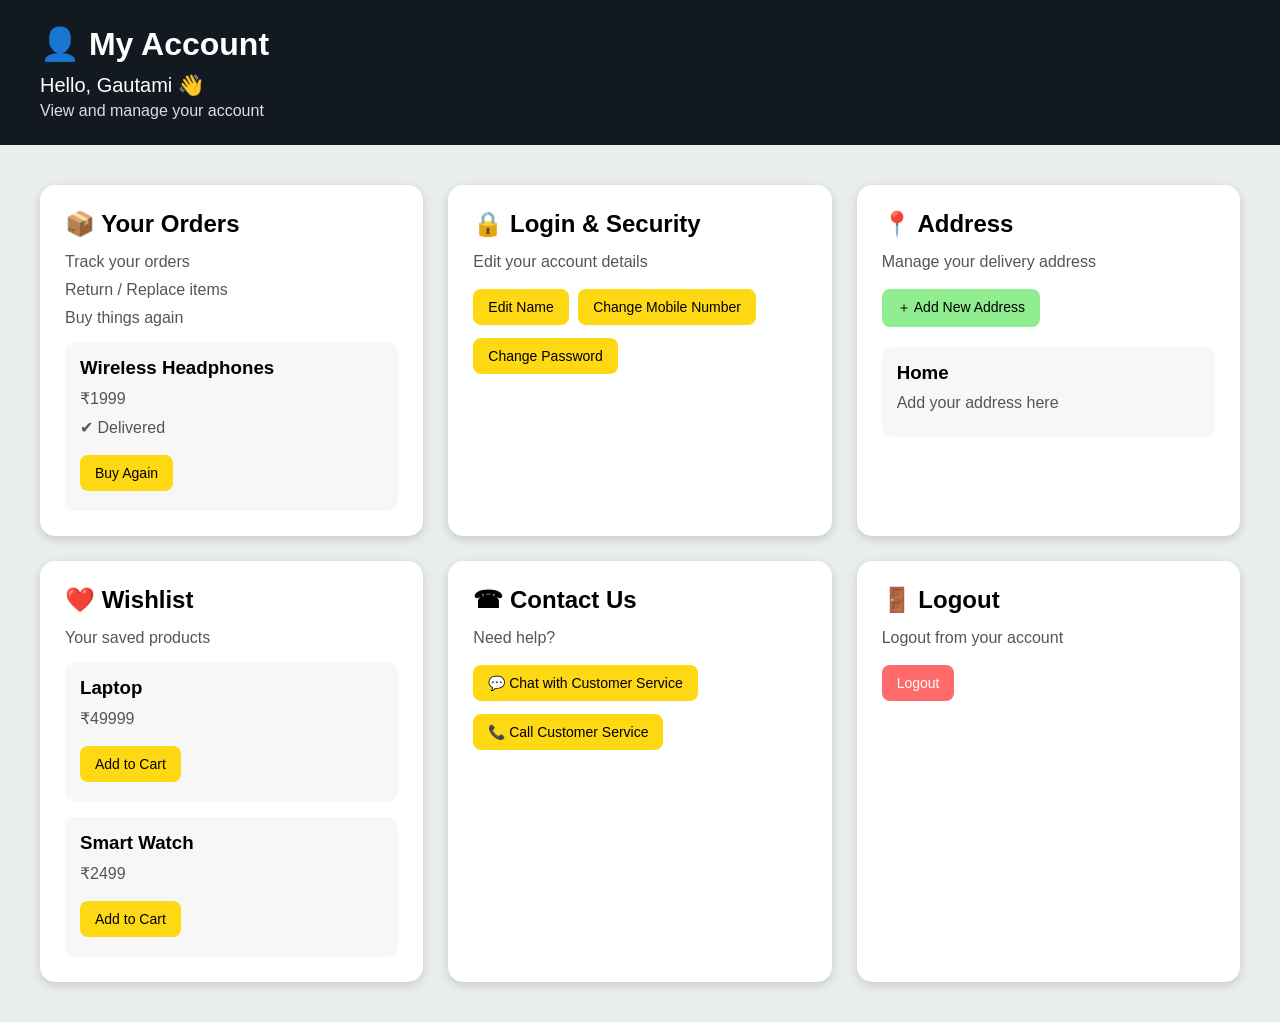
<file: account.html>
<!DOCTYPE html>
<html lang="en">

<head>
    <meta charset="UTF-8">
    <meta name="viewport" content="width=device-width, initial-scale=1.0">

    <title>My Account</title>

    <link rel="stylesheet" href="account.css">
</head>


<body>


<header>
    <h1>👤 My Account</h1>
    <p>Hello, Gautami 👋</p>
    <span>View and manage your account</span>
</header>



<main class="account-container">


    <!-- Orders -->
    <div class="account-box">

        <h2>📦 Your Orders</h2>

        <p>Track your orders</p>
        <p>Return / Replace items</p>
        <p>Buy things again</p>

        <div class="order-item">

            <h3>Wireless Headphones</h3>
            <p>₹1999</p>
            <p>✔ Delivered</p>

            <button>Buy Again</button>

        </div>

    </div>



    <!-- Login Security -->
    <div class="account-box">

        <h2>🔒 Login & Security</h2>

        <p>Edit your account details</p>

        <button>Edit Name</button>
        <button>Change Mobile Number</button>
        <button>Change Password</button>

    </div>




    <!-- Address -->

    <div class="account-box">

        <h2>📍 Address</h2>

        <p>Manage your delivery address</p>

        <button class="add-btn">
            ＋ Add New Address
        </button>


        <div class="address">

            <h3>Home</h3>
            <p>Add your address here</p>

        </div>


    </div>





    <!-- Wishlist -->

    <div class="account-box">

        <h2>❤️ Wishlist</h2>

        <p>Your saved products</p>


        <div class="wishlist-item">

            <h3>Laptop</h3>
            <p>₹49999</p>

            <button>
                Add to Cart
            </button>

        </div>


        <div class="wishlist-item">

            <h3>Smart Watch</h3>
            <p>₹2499</p>

            <button>
                Add to Cart
            </button>

        </div>


    </div>






    <!-- Contact -->

    <div class="account-box">

        <h2>☎ Contact Us</h2>

        <p>Need help?</p>

        <button>
            💬 Chat with Customer Service
        </button>

        <button>
            📞 Call Customer Service
        </button>


    </div>





    <!-- Logout -->

    <div class="account-box logout">

        <h2>🚪 Logout</h2>

        <p>Logout from your account</p>

        <button>
            Logout
        </button>


    </div>



</main>
<script src="account.js"></script>

</body>

</html>
</file>
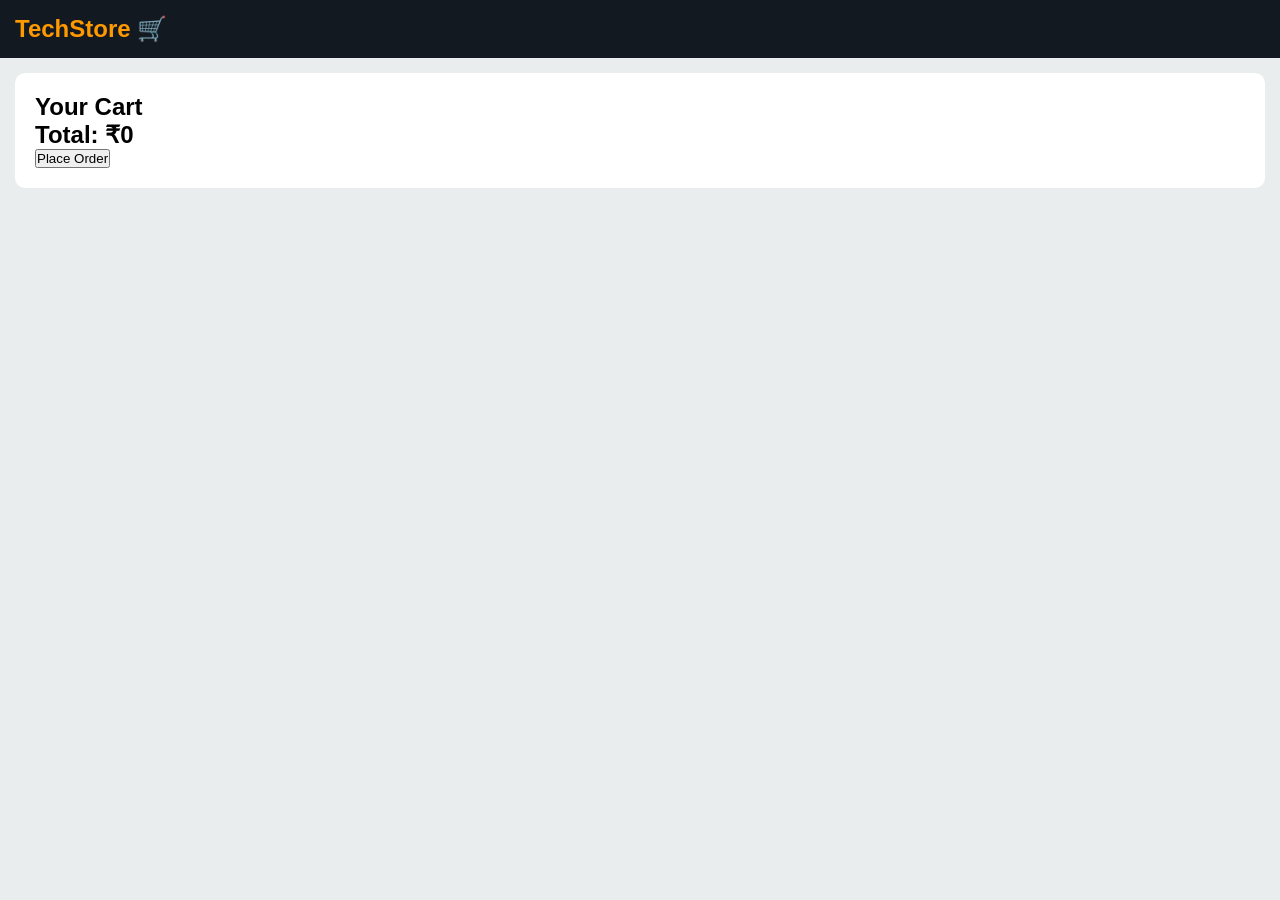
<file: cart.html>
<!DOCTYPE html>
<html>

<head>

<title>Your Cart - TechStore</title>

<link rel="stylesheet" href="style.css">

</head>


<body>


<header>

<h2 class="logo">
TechStore 🛒
</h2>

</header>



<section id="cart-section">


<h2>Your Cart</h2>


<div id="cart-container">


</div>


<h2 id="total"></h2>


<button>
Place Order
</button>


</section>



<script src="cart.js"></script>


</body>

</html>
</file>
<file: account.css>
*{
    margin:0;
    padding:0;
    box-sizing:border-box;
}


body{
    font-family:Arial, sans-serif;
    background:#eaeded;
}



/* Header */

header{

    background:#131921;
    color:white;
    padding:25px 40px;
}


header h1{

    font-size:32px;
    margin-bottom:10px;

}


header p{

    font-size:20px;
    margin-bottom:5px;

}


header span{

    color:#ddd;

}





/* Account Boxes */

.account-container{

    display:grid;
    grid-template-columns:repeat(3,1fr);
    gap:25px;
    padding:40px;

}




.account-box{

    background:white;
    border-radius:15px;
    padding:25px;

    box-shadow:0 3px 10px rgba(0,0,0,0.15);

    min-height:230px;

    transition:0.3s;

}




.account-box:hover{

    transform:translateY(-5px);

}





.account-box h2{

    font-size:24px;
    margin-bottom:15px;

}





.account-box p{

    color:#555;
    margin:10px 0;

}





/* Buttons */


button{

    background:#ffd814;
    border:none;

    padding:10px 15px;

    border-radius:8px;

    margin:8px 5px 5px 0;

    cursor:pointer;

    font-size:14px;

}


button:hover{

    background:#f7ca00;

}





/* Product boxes inside */


.order-item,
.wishlist-item,
.address{

    background:#f7f7f7;

    padding:15px;

    margin-top:15px;

    border-radius:10px;

}



.order-item h3,
.wishlist-item h3,
.address h3{

    margin-bottom:8px;

}





.add-btn{

    background:#90ee90;

}





.logout button{

    background:#ff6b6b;

    color:white;

}




/* Mobile */


@media(max-width:900px){


.account-container{

    grid-template-columns:1fr;

}


}
</file>
<file: style.css>
/* Reset */
*{
    margin:0;
    padding:0;
    box-sizing:border-box;
}


body{
    font-family:Arial, sans-serif;
    background:#eaeded;
    padding-bottom:70px;
}


/* HEADER */

header{
    background:#131921;
    color:white;
    padding:15px;
}


.top-header{
    display:flex;
    justify-content:space-between;
    align-items:center;
}


.logo{
    color:#ff9900;
    font-size:24px;
}


.icons span{
    margin-left:15px;
}



/* SEARCH */

.search{
    display:flex;
    margin-top:15px;
}


.search input{
    width:90%;
    padding:12px;
    border:none;
    border-radius:5px 0 0 5px;
    font-size:16px;
}


.search button{
    background:#ff9900;
    border:none;
    padding:12px 18px;
    border-radius:0 5px 5px 0;
}



/* LOCATION */

.location{
    background:#232f3e;
    color:white;
    padding:12px;
}



/* CATEGORIES */

.categories{
    background:white;
    display:flex;
    overflow-x:auto;
    padding:15px;
    gap:20px;
}


.categories div{
    min-width:70px;
    text-align:center;
}



/* BANNER */

.banner{
    background:#ff9900;
    margin:15px;
    padding:25px;
    border-radius:10px;
    text-align:center;
}


.banner h2{
    color:#131921;
}



/* PRODUCTS */

.products{
    padding:15px;
}


.products h2{
    margin-bottom:15px;
}


/* SIDE BY SIDE FIX */

.product-container{

    display:flex;
    flex-direction:row;
    flex-wrap:wrap;
    gap:25px;
    justify-content:flex-start;
    width:100%;

}


.product-card{

    background:#232f3e;
    color:white;
    width:250px;
    padding:15px;
    border-radius:10px;
    box-shadow:0 4px 10px rgba(0,0,0,0.3);

}



.product-card img{

    width:100%;
    height:200px;
    object-fit:cover;
    border-radius:8px;

}



.product-card h3{

    margin:10px 0;
    color:#ff9900;

}



.product-card p{

    color:#ddd;

}



.product-card button{

    width:100%;
    margin-top:15px;
    padding:12px;
    border:none;
    background:#ff9900;
    border-radius:20px;
    font-weight:bold;

}



.product-card button:hover{

    background:#e68a00;

}



/* CART */

#cart-section{

    background:white;
    margin:15px;
    padding:20px;
    border-radius:10px;

}


#cart-items li{

    padding:10px;
    border-bottom:1px solid #ddd;

}



/* ACCOUNT */

.account-header{

background:#131921;
color:white;
padding:18px;

}



.profile-card{

margin:20px;
background:#232f3e;
color:white;
padding:25px;
border-radius:15px;
display:flex;
align-items:center;
gap:20px;

}


.avatar{

font-size:45px;
background:#ff9900;
padding:15px;
border-radius:50%;

}



.card{

background:white;
margin:20px;
padding:20px;
border-radius:15px;

}



.card-title{

display:flex;
justify-content:space-between;
align-items:center;

}



.card-title button{

background:#ff9900;
border:none;
padding:8px 15px;
border-radius:20px;

}



.order{

display:flex;
gap:20px;
margin-top:20px;

}



.order img{

width:100px;
height:100px;
object-fit:cover;
border-radius:10px;

}



.green{

color:green;
font-weight:bold;

}



/* MINI PRODUCTS */

.mini-product{

background:#f5f5f5;
padding:10px;
border-radius:10px;
width:150px;

}



.mini-product img{

width:100%;
height:100px;
object-fit:cover;

}



/* SETTINGS */

.setting{

padding:15px;
border-bottom:1px solid #ddd;

}



/* FOOTER */

footer{

position:fixed;
bottom:0;
left:0;
width:100%;
background:#131921;
color:white;
display:flex;
justify-content:space-around;
padding:10px;

}


footer div{

text-align:center;

}



/* MOBILE */

@media(max-width:600px){


.top-header{

    flex-direction:column;
    gap:10px;

}



.product-container{

    flex-direction:column;
    align-items:center;

}



.product-card{

    width:90%;

}



.search input{

    width:80%;

}



.cart-item{

    display:flex;
    background:white;
    padding:15px;
    margin:15px;
    border-radius:10px;
    gap:20px;

}



.cart-item img{

    width:120px;
    height:120px;
    object-fit:cover;

}



.cart-item button{

    background:#ff9900;
    border:none;
    padding:8px;

}


}
</file>
